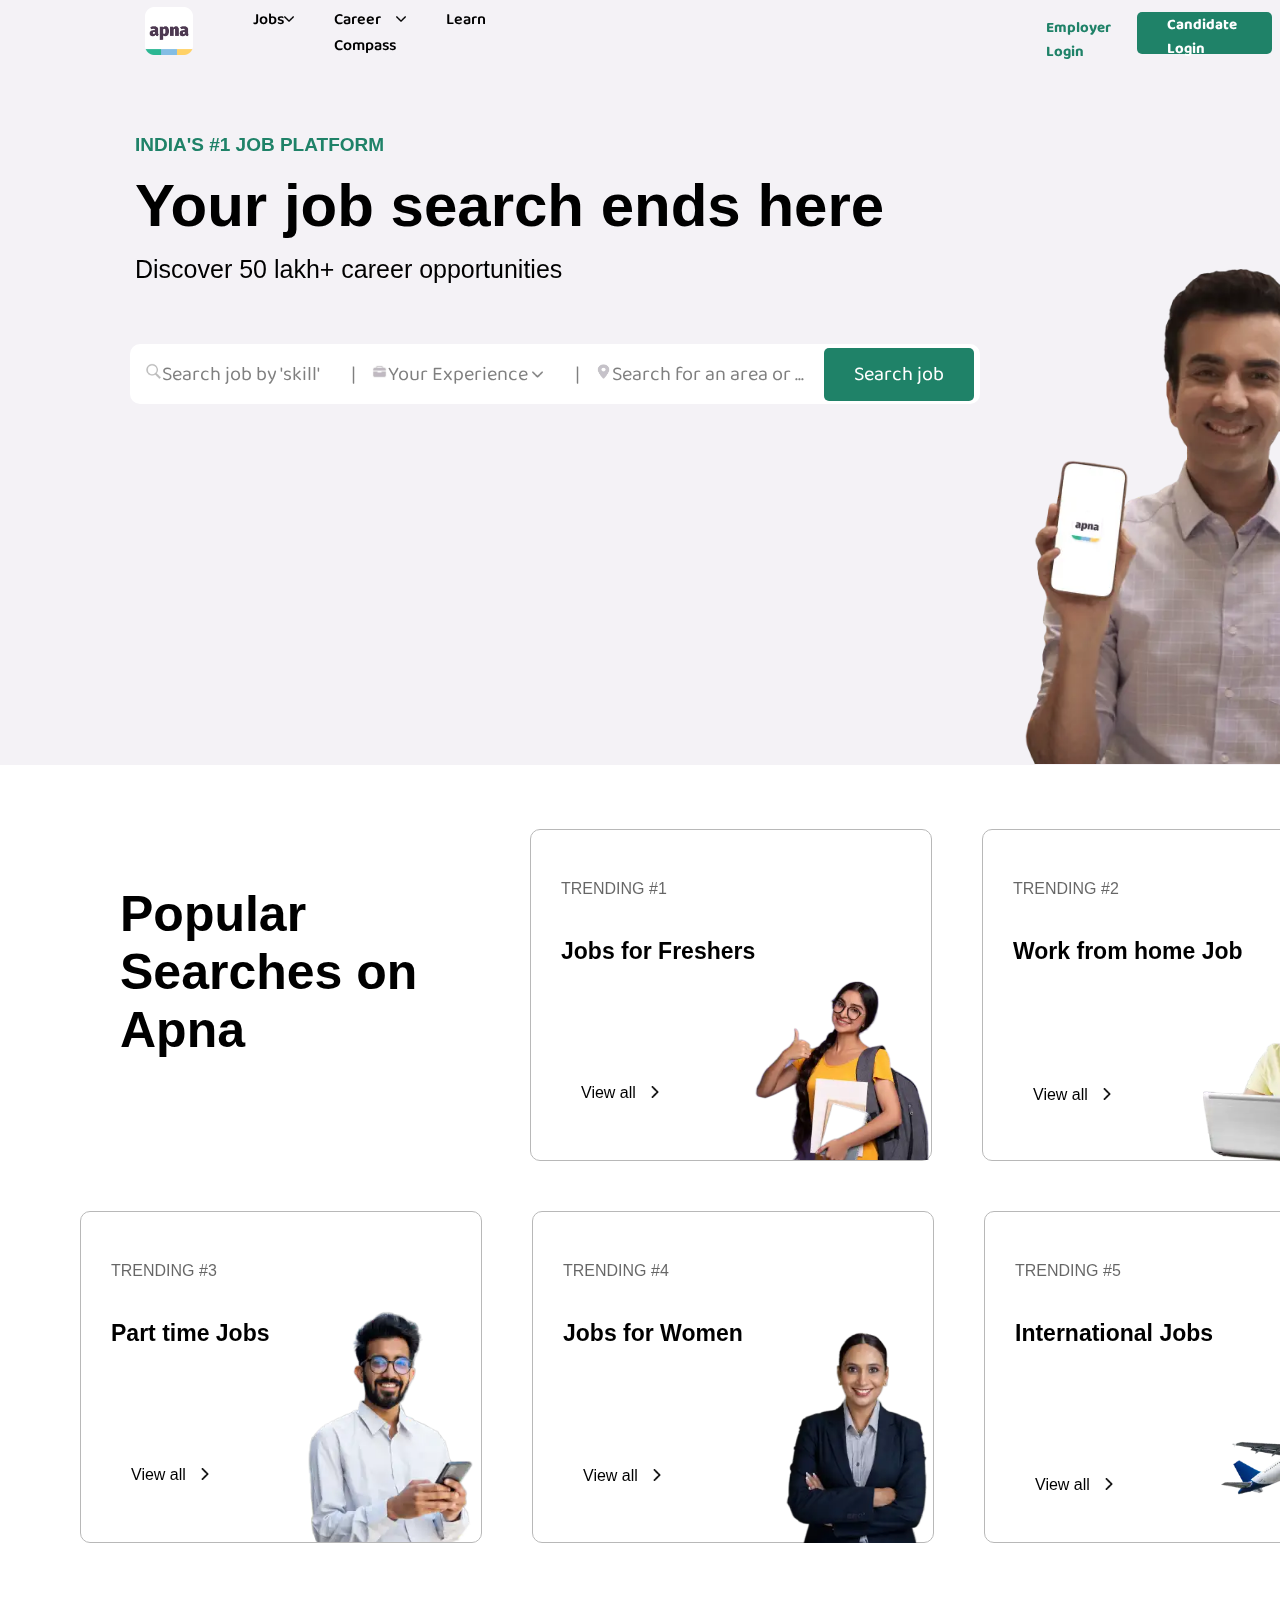
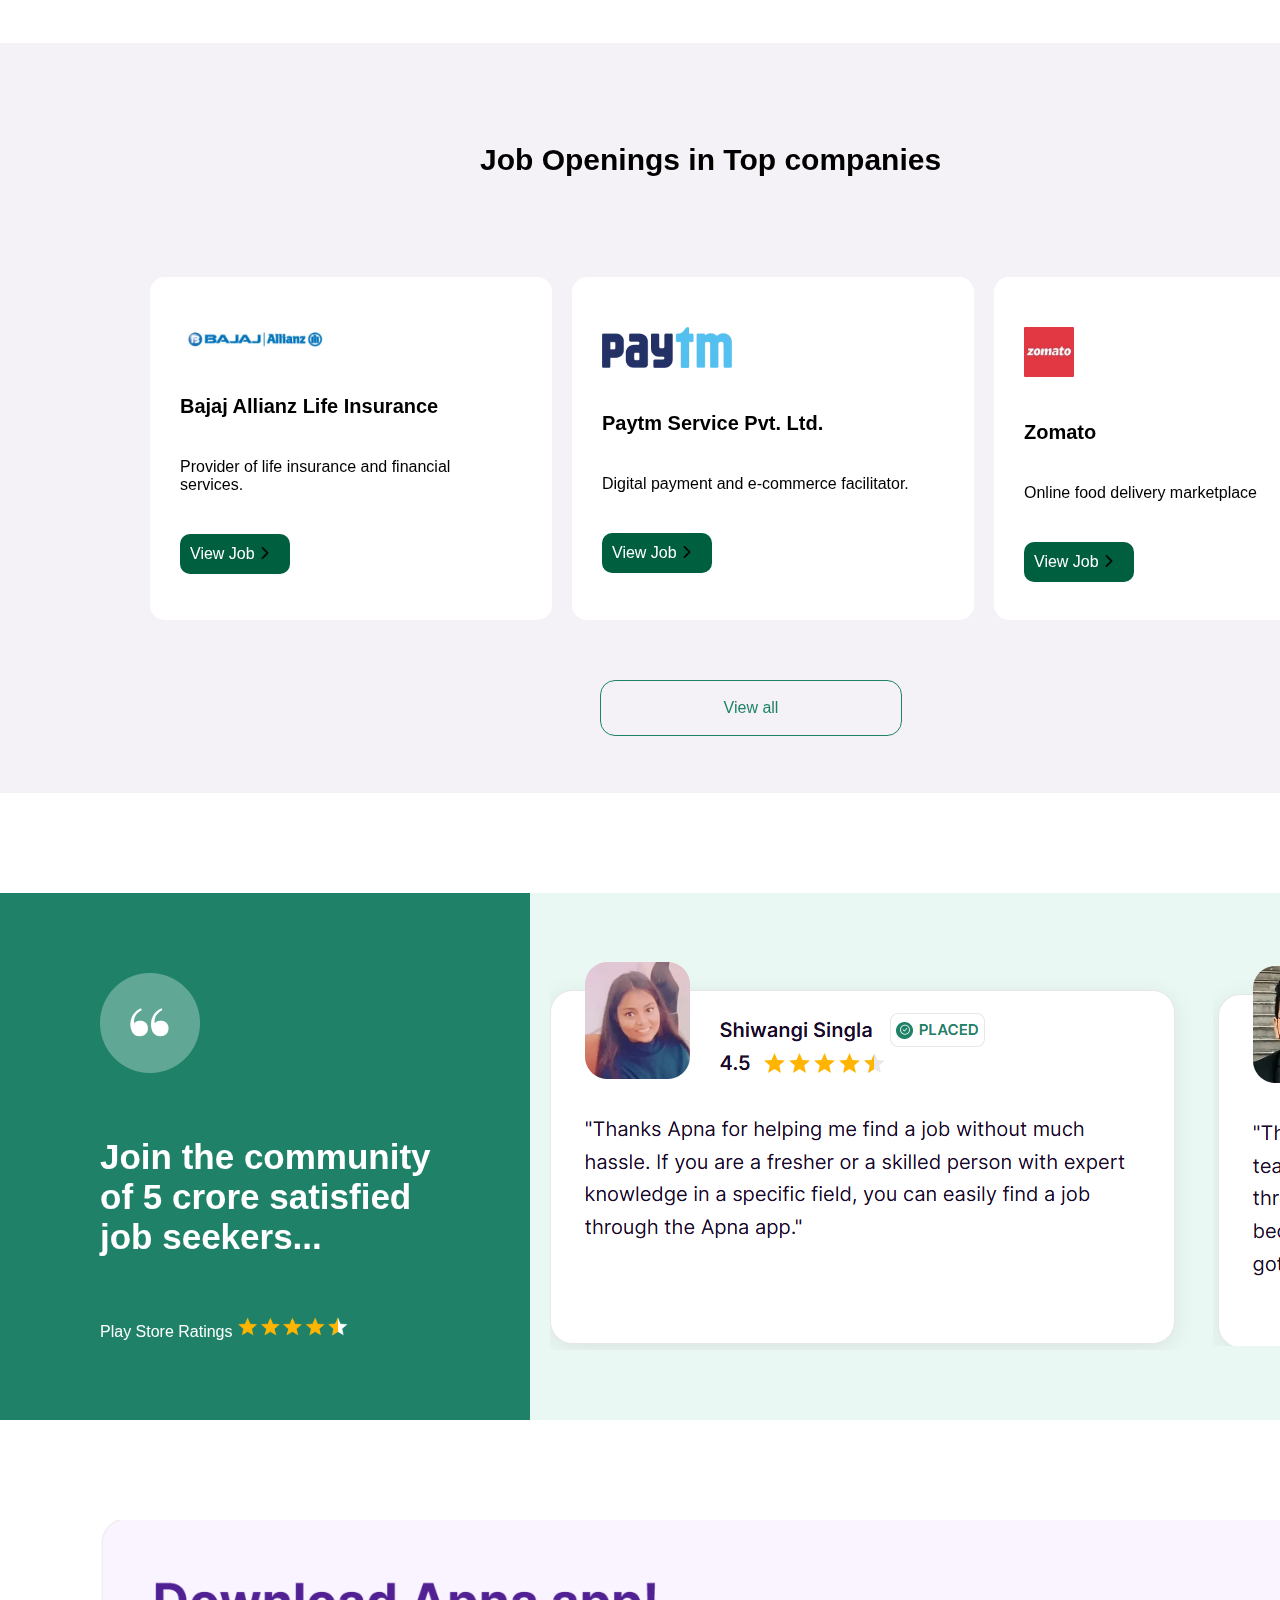
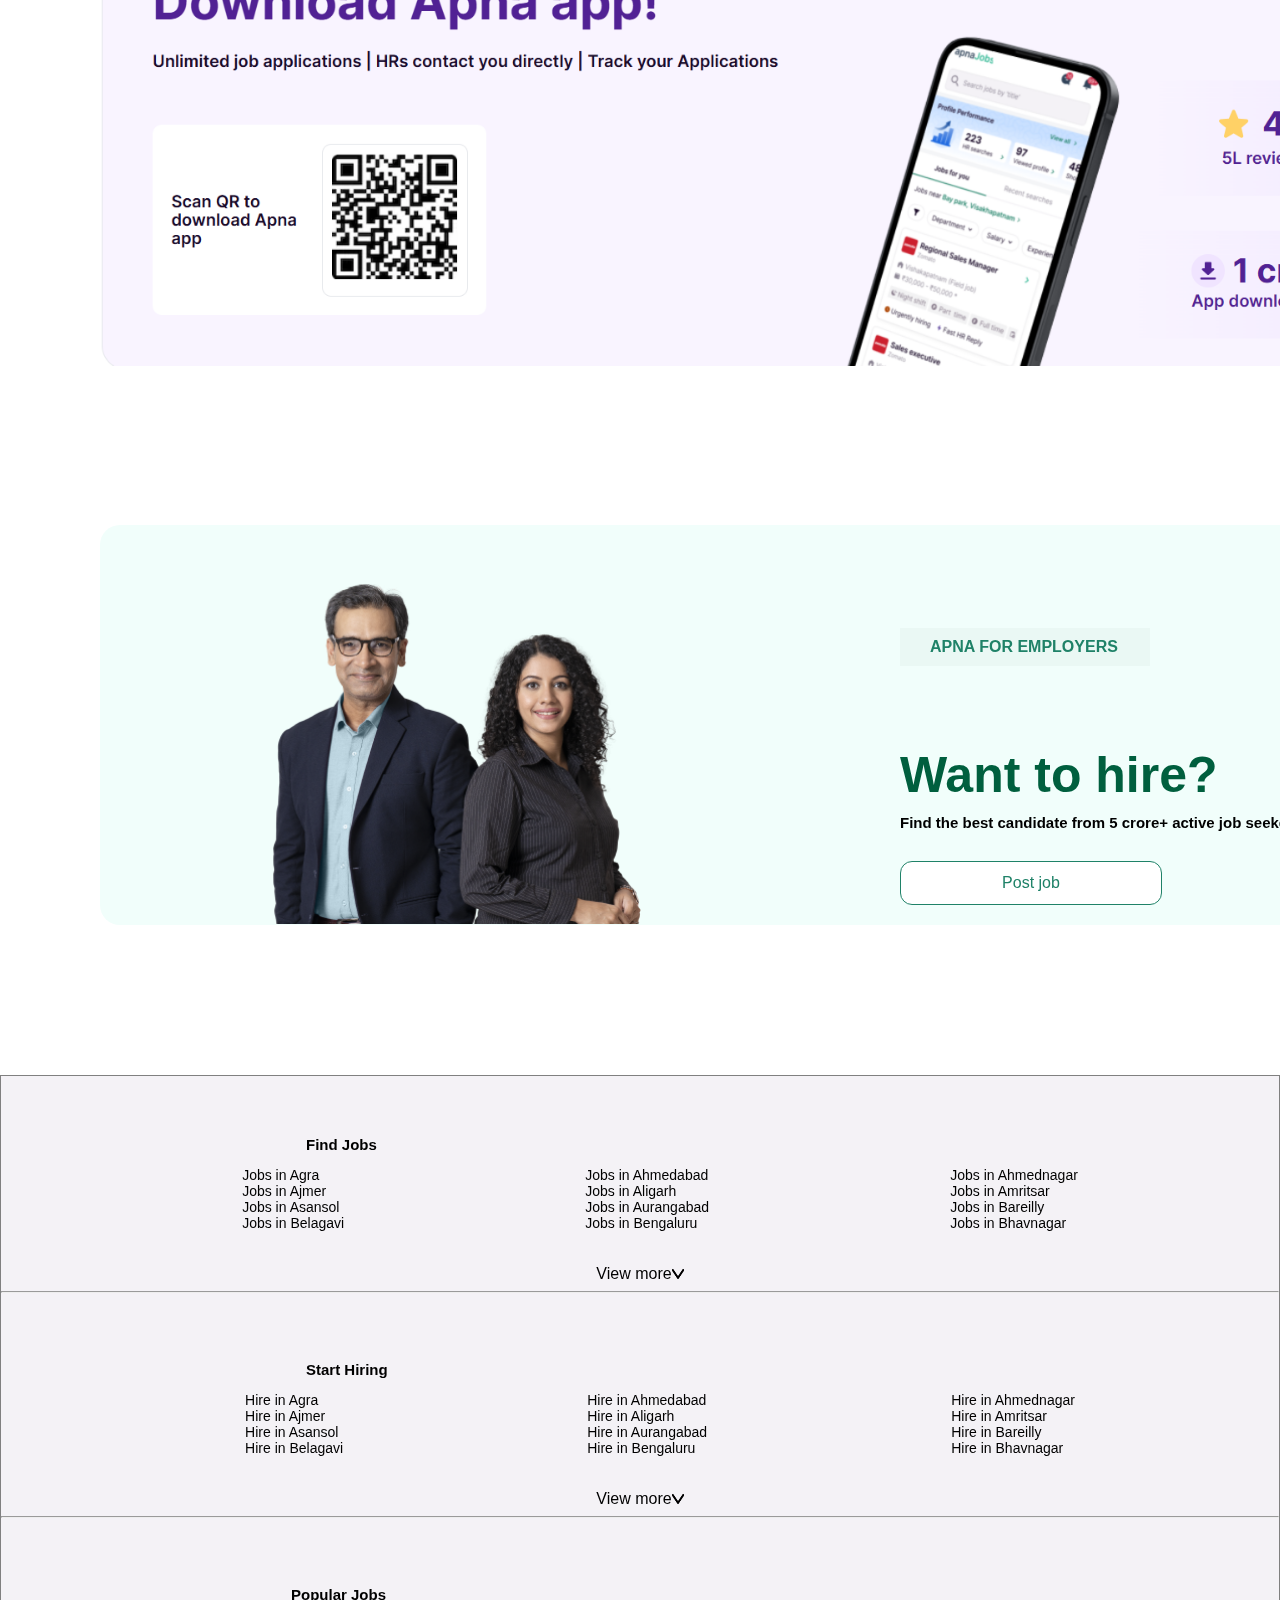
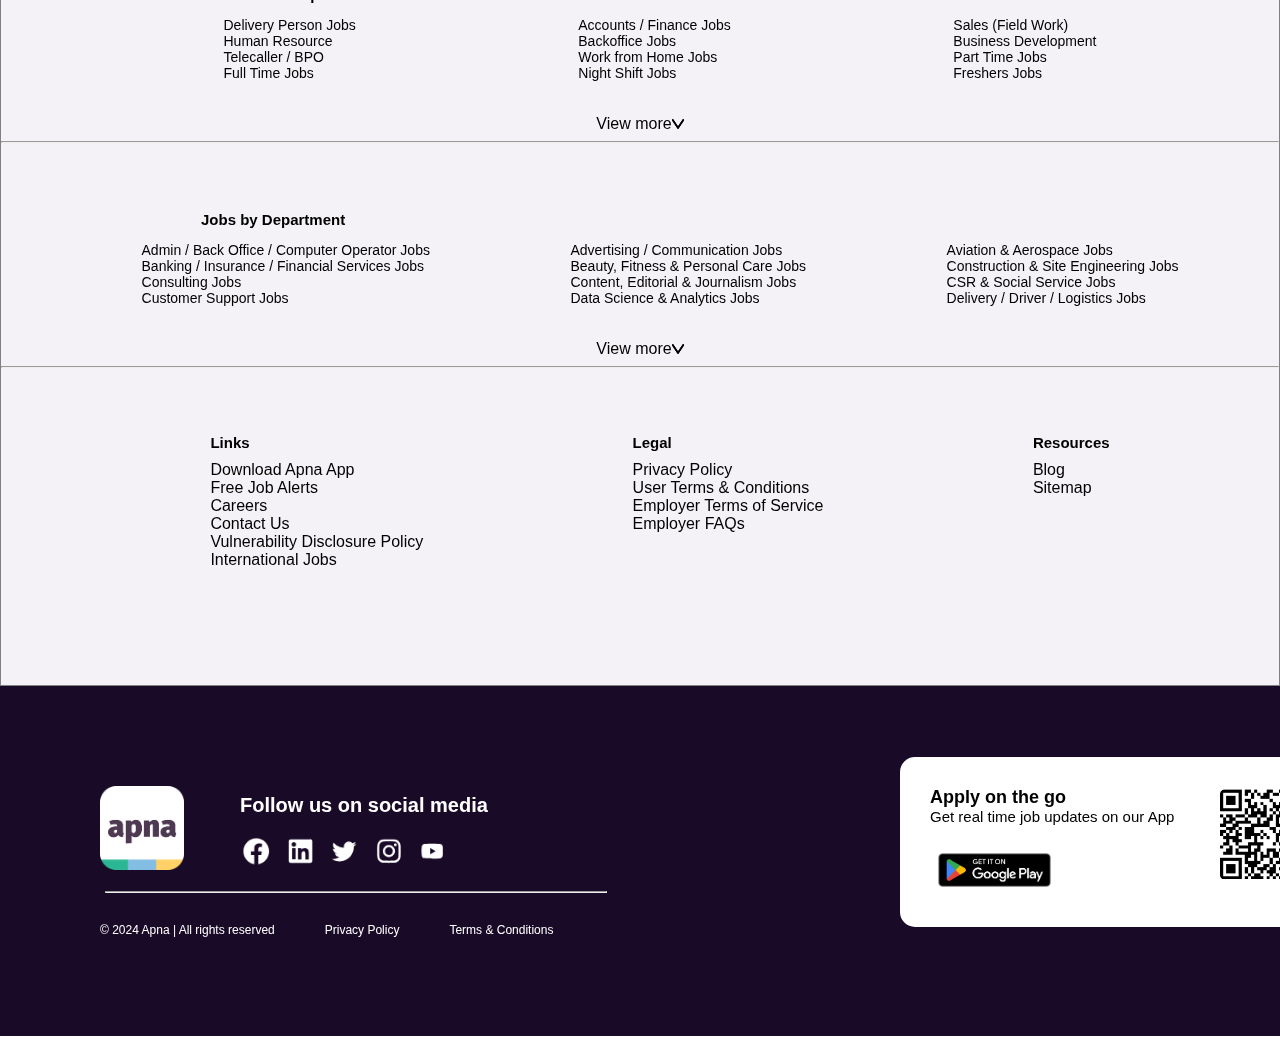
<file: index.html>
<!DOCTYPE html>
<html lang="en">

<head>
    <meta charset="UTF-8">
    <meta name="viewport" content="width=device-width, initial-scale=1.0">
    <title>apna</title>
    <link rel="preconnect" href="https://fonts.googleapis.com">
    <link rel="preconnect" href="https://fonts.gstatic.com" crossorigin>
    <link href="https://fonts.googleapis.com/css2?family=Baloo+Bhai+2:wght@400..800&display=swap" rel="stylesheet">
    <link rel="stylesheet" href="style.css">
</head>

<body>
    <div class="frontpage">
        <div class="main">
            <div class="logo"><img src="./img/apna.png" alt="" width="48px"></div>
            <div class="nevoption">
                <div class="Jobs">Jobs
                    <div><img src="./img/arrow-down-sign-to-navigate.png" alt="" width="10px"></div>
                </div>
                <div class="career">Career Compass
                    <div><img src="./img/arrow-down-sign-to-navigate.png" alt="" width="10px"></div>
                </div>
                <div class="learn">Learn</div>
            </div>
            <div class="loginbar">
                <div class="Employer">Employer Login</div>
                <div class="Candidate">Candidate Login</div>
            </div>
        </div>
        <div class="info">
            <div class="rank">INDIA'S #1 JOB PLATFORM</div>
            <div class="heading">Your job search ends here</div>
            <div class="opportunities">Discover 50 lakh+ career opportunities</div>
        </div>

        <div class="search">
            <div class="skill"><img src="./img/icons8-search-50.png" alt="" width="17px" height="17px"
                    style="margin-top: 5px;">
                <div>Search job by 'skill'
                    &nbsp;&nbsp;&nbsp;&nbsp;&nbsp;&nbsp; |</div>
            </div>
            <div class="Experience"><img src="./img/Experience_xxhdpi.png" alt="" width="17px" height="17px"
                    style="margin-top: 5px;">
                <div>Your Experience <img src="./img/arrow-down-sign-to-navigate.png" alt="" width="11px">
                    &nbsp;&nbsp;&nbsp;&nbsp;&nbsp;&nbsp; |</div>
            </div>
            <div class="location"><img src="./img/Location_icon.png" alt="" width="17px">Search for an area or ...</div>
            <div class="button">Search job</div>
        </div>
        <div class="peopleimg"><img src="./img/people.png" alt="" height="500px"></div>
    </div>
    <div class="boxs">
        <div class="frontfont">Popular <br> Searches on <br> Apna</div>
        <div class="flex1">
            <div class="fresher">
                <div class="rank1">TRENDING #1</div>
                <div class="jobtype">Jobs for Freshers</div>
                <div class="fresherimg"><img src="./img/fresher.png" alt="" width="180px"></div>
                <div class="vieworenge">View all &nbsp;&nbsp;<img src="./img/right-side-arrow.png" alt="" width="12px">
                </div>
            </div>
            <div class="home">
                <div class="rank2">TRENDING #2</div>
                <div class="jobtype">Work from home Job</div>
                <div class="workhomeimg"><img src="./img/work from home.png" alt="" width="180px"></div>
                <div class="viewblue">View all &nbsp;&nbsp;<img src="./img/right-side-arrow.png" alt="" width="12px">
                </div>
            </div>
        </div>
    </div>
    <div class="flex2">
        <div class="parttime">
            <div class="rank3">TRENDING #3</div>
            <div class="jobtype">Part time Jobs</div>
            <div class="parttimeimg"><img src="./img/men.png" alt="" width="180px"></div>
            <div class="viewred">View all &nbsp;&nbsp;<img src="./img/right-side-arrow.png" alt="" width="12px">
            </div>
        </div>
        <div class="women">
            <div class="rank4">TRENDING #4</div>
            <div class="jobtype">Jobs for Women</div>
            <div class="womenimg"><img src="./img/women.png" alt="" width="150px"></div>
            <div class="viewgreen">View all &nbsp;&nbsp;<img src="./img/right-side-arrow.png" alt="" width="12px">
            </div>
        </div>
        <div class="international">
            <div class="rank5">TRENDING #5</div>
            <div class="jobtype">International Jobs</div>
            <div class="internationalimg"><img src="./img/airoplane.png" alt="" width="180px"></div>
            <div class="viewlightblue">View all &nbsp;&nbsp;<img src="./img/right-side-arrow.png" alt="" width="12px">
            </div>
        </div>
    </div>
    <div class="block">
        <div class="title">Job Openings in Top companies</div>
        <div class="blockflex">
        <div class="flex3">
            <div class="scrollin1">
                <div class="img-1"><img src="./img/BAJAJ.png" alt="" width="150px" ></div>
                <div class="compony-1">Bajaj Allianz Life Insurance</div>
                <div class="meta-1">Provider of life insurance and financial <br> services.</div>
                <div class="view-job">View Job <img src="./img/right-side-arrow.png" alt="" width="12px"></div>
            </div>
        </div>
        <div class="flex3">
            <div class="scrollin1">
                <div class="img-1"><img src="./img/PAYTM.png" alt="" width="130px" ></div>
                <div class="compony-1">Paytm Service Pvt. Ltd.</div>
                <div class="meta-1">Digital payment and e-commerce facilitator.</div>
                <div class="view-job">View Job <img src="./img/right-side-arrow.png" alt="" width="12px"></div>
            </div>
        </div>
        <div class="flex3">
            <div class="scrollin1">
                <div class="img-1"><img src="./img/ZOMATO.png" alt="" width="50px" ></div>
                <div class="compony-1">Zomato</div>
                <div class="meta-1">Online food delivery marketplace</div>
                <div class="view-job">View Job <img src="./img/right-side-arrow.png" alt="" width="12px"></div>
            </div>
        </div>
        <div class="flex3">
            <div class="scrollin1">
                <div class="img-1"><img src="./img/SWEEGY.png" alt="" width="35px" ></div>
                <div class="compony-1">Swiggy</div>
                <div class="meta-1">Food delivery and online ordering platform.</div>
                <div class="view-job">View Job <img src="./img/right-side-arrow.png" alt="" width="12px"></div>
            </div>
        </div>
        <div class="flex3">
            <div class="scrollin1">
                <div class="img-1"><img src="./img/KOTAK.png" alt="" width="40px" ></div>
                <div class="compony-1">Kotak Life Insurance</div>
                <div class="meta-1">Life insurance and financial services <br> company.</div>
                <div class="view-job">View Job <img src="./img/right-side-arrow.png" alt="" width="12px"></div>
            </div>
        </div>
        <div class="flex3">
            <div class="scrollin1">
                <div class="img-1"><img src="./img/BAJAJ.png" alt="" width="150px" ></div>
                <div class="compony-1">Bajaj Allianz Life Insurance</div>
                <div class="meta-1">Provider of life insurance and financial <br> services.</div>
                <div class="view-job">View Job <img src="./img/right-side-arrow.png" alt="" width="12px"></div>
            </div>
        </div>
        <div class="flex3">
            <div class="scrollin1">
                <div class="img-1"><img src="./img/BAJAJ.png" alt="" width="150px" ></div>
                <div class="compony-1">Bajaj Allianz Life Insurance</div>
                <div class="meta-1">Provider of life insurance and financial <br> services.</div>
                <div class="view-job">View Job <img src="./img/right-side-arrow.png" alt="" width="12px"></div>
            </div>
        </div>
    </div>
        <div class="viewall">View all</div>
    </div>
    <div class="green_doublecote">
        <div class="quote"><img src="./img/inverted-quote.png" alt=""></div>
        <div class="quote_txt">Join the community<br>of 5 crore satisfied<br>job seekers...</div>
        <div class="rating">Play Store Ratings <img src="./img/stars.png" alt="" height="20px"></div>
    </div>
    <div class="lightgreen">
        <div class="people1"><img src="./img/people1.png" alt=""></div>
        <div class="people1"><img src="./img/people2.png" alt=""></div>
        <div class="people1"><img src="./img/people3.png" alt=""></div>
        <div class="people1"><img src="./img/people4.png" alt=""></div>
        <!-- <div class="peoplereviwe">
                <div class="reviewerpeople"><img src="./img/people1img.png" alt="" width="90px" ></div>
                <div class="reviewername">Shiwangi Singla</div>
                <div class="reviewerrating">4.5 <img src="./img/whitestare.png" alt="" height="16px"></div>
                <div class="reviewermeta">"Thanks Apna for helping me find a job without much<br>hassle. If you are a fresher or a skilled person with expert<br>knowledge in a specific field, you can easily find a job<br>through the Apna app."</div>
            </div>
            <div class="peoplereviwe">
                <div class="reviewerpeople"><img src="./img/people2img.png" alt="" width="90px" ></div>
                <div class="reviewername">Shiwangi Singla</div>
                <div class="reviewerrating">4.5 <img src="./img/whitestare.png" alt="" height="16px"></div>
                <div class="reviewermeta">"Thanks Apna for helping me find a job without much<br>hassle. If you are a fresher or a skilled person with expert<br>knowledge in a specific field, you can easily find a job<br>through the Apna app."</div>
            </div>
            <div class="peoplereviwe">
                <div class="reviewerpeople"><img src="./img/people3img.png" alt="" width="90px" ></div>
                <div class="reviewername">Shiwangi Singla</div>
                <div class="reviewerrating">4.5 <img src="./img/whitestare.png" alt="" height="16px"></div>
                <div class="reviewermeta">"Thanks Apna for helping me find a job without much<br>hassle. If you are a fresher or a skilled person with expert<br>knowledge in a specific field, you can easily find a job<br>through the Apna app."</div>
            </div>
            <div class="peoplereviwe">
                <div class="reviewerpeople"><img src="./img/people4img.png" alt="" width="90px" ></div>
                <div class="reviewername">Shiwangi Singla</div>
                <div class="reviewerrating">4.5 <img src="./img/whitestare.png" alt="" height="16px"></div>
                <div class="reviewermeta">"Thanks Apna for helping me find a job without much<br>hassle. If you are a fresher or a skilled person with expert<br>knowledge in a specific field, you can easily find a job<br>through the Apna app."</div>
            </div> -->
    </div>
    <div>
        <div class="appimg"><img src="./img/Screenshot 2024-11-05 120941.png" alt="" width="1300px"></div>
    </div>
    <div class="apna_job">
        <div class="apna_people"><img src="./img/two-people.png" alt="" width="400px"></div>
        <div class="apna_click">APNA FOR EMPLOYERS</div>
        <div class="apna_heading">Want to hire?</div>
        <div class="apna_meta">Find the best candidate from 5 crore+ active job seekers!</div>
        <div class="post_job">Post job</div>
    </div>
    <div class="footer">
        <div class="footer1tital">Find Jobs</div>
        <div class="footer1">
            <ul class="list1">
                <li>Jobs in Agra</li>
                <li>Jobs in Ajmer</li>
                <li>Jobs in Asansol</li>
                <li>Jobs in Belagavi</li>
            </ul>
            <ul class="list1">
                <li>Jobs in Ahmedabad</li>
                <li>Jobs in Aligarh</li>
                <li>Jobs in Aurangabad</li>
                <li>Jobs in Bengaluru</li>
            </ul>
            <ul class="list1">
                <li>Jobs in Ahmednagar</li>
                <li>Jobs in Amritsar</li>
                <li>Jobs in Bareilly</li>
                <li>Jobs in Bhavnagar</li>
            </ul>
        </div>
        <div class="Viewmore">View more <img src="./img/arrow-down-sign-to-navigate.png" alt=""  width="12px"></div>
        <hr>
        <div class="footer1tital">Start Hiring</div>
        <div class="footer1">
            <ul class="list1">
                <li>Hire in Agra</li>
                <li>Hire in Ajmer</li>
                <li>Hire in Asansol</li>
                <li>Hire in Belagavi</li>
            </ul>
            <ul class="list1">
                <li>Hire in Ahmedabad</li>
                <li>Hire in Aligarh</li>
                <li>Hire in Aurangabad</li>
                <li>Hire in Bengaluru</li>
            </ul>
            <ul class="list1">
                <li>Hire in Ahmednagar</li>
                <li>Hire in Amritsar</li>
                <li>Hire in Bareilly</li>
                <li>Hire in Bhavnagar</li>
            </ul>
        </div>
        <div class="Viewmore">View more <img src="./img/arrow-down-sign-to-navigate.png" alt=""  width="12px"></div>
        <hr>
        <div class="footer3tital">Popular Jobs</div>
        <div class="footer1">
            <ul class="list1">
                <li>Delivery Person Jobs</li>
                <li>Human Resource</li>
                <li>Telecaller / BPO</li>
                <li>Full Time Jobs</li>
            </ul>
            <ul class="list1">
                <li>Accounts / Finance Jobs</li>
                <li>Backoffice Jobs</li>
                <li>Work from Home Jobs</li>
                <li>Night Shift Jobs</li>
            </ul>
            <ul class="list1">
                <li>Sales (Field Work)</li>
                <li>Business Development</li>
                <li>Part Time Jobs</li>
                <li>Freshers Jobs</li>
            </ul>
        </div>
        <div class="Viewmore">View more <img src="./img/arrow-down-sign-to-navigate.png" alt=""  width="12px"></div>
        <hr>
        <div class="footer4tital">Jobs by Department</div>
        <div class="footer1">
            <ul class="list1">
                <li>Admin / Back Office / Computer Operator Jobs</li>
                <li>Banking / Insurance / Financial Services Jobs</li>
                <li>Consulting Jobs</li>
                <li>Customer Support Jobs</li>
            </ul>
            <ul class="list1">
                <li>Advertising / Communication Jobs</li>
                <li>Beauty, Fitness & Personal Care Jobs</li>
                <li>Content, Editorial & Journalism Jobs</li>
                <li>Data Science & Analytics Jobs</li>
            </ul>
            <ul class="list1">
                <li>Aviation & Aerospace Jobs</li>
                <li>Construction & Site Engineering Jobs</li>
                <li>CSR & Social Service Jobs</li>
                <li>Delivery / Driver / Logistics Jobs</li>
            </ul>
        </div>
        <div class="Viewmore">View more <img src="./img/arrow-down-sign-to-navigate.png" alt=""  width="12px"></div>
        <hr>
        <div class="footer5">
            <ul class="list5">
                <li class="list5heading">Links</li>
                <li>Download Apna App</li>
                <li>Free Job Alerts</li>
                <li>Careers</li>
                <li>Contact Us</li>
                <li>Vulnerability Disclosure Policy</li>
                <li>International Jobs</li>
            </ul>
            <ul class="list5">
                <li class="list5heading">Legal</li>
                <li>Privacy Policy</li>
                <li>User Terms & Conditions</li>
                <li>Employer Terms of Service</li>
                <li>Employer FAQs</li>
            </ul>
            <ul class="list5">
                <li class="list5heading">Resources</li>
                <li>Blog</li>
                <li>Sitemap</li>
            </ul>
        </div>
    </div>
    <div class="lastfooter">
        <div class="footerlogo"><img src="./img/apna.png" alt="" width="84px"></div>
        <div class="socialtxt">Follow us on social media</div>
        <div class="socialphoto"><img src="./img/social_midia.png" alt="" height="30px"></div>
        <hr class="footerline">
        <div class="footerflex">
            <div class="lastfootertxt">© 2024 Apna | All rights reserved</div>
            <div class="lastfootertxt2">Privacy Policy</div>
            <div class="lastfootertxt3">Terms & Conditions</div>
        </div>
        <div class="footerwhite">
            <div class="whitetxt">Apply on the go</div>
            <div class="whitesmalltxt">Get real time job updates on our App</div>
            <div class="whiteappstorelogo"><img src="./img/en_badge_web_generic.png" alt="" height="50px"></div>
            <div class="whiteqr"><img src="./img/app-qr.png" alt="" width="90px"></div>
        </div>
    </div>
</body>

</html>
</file>
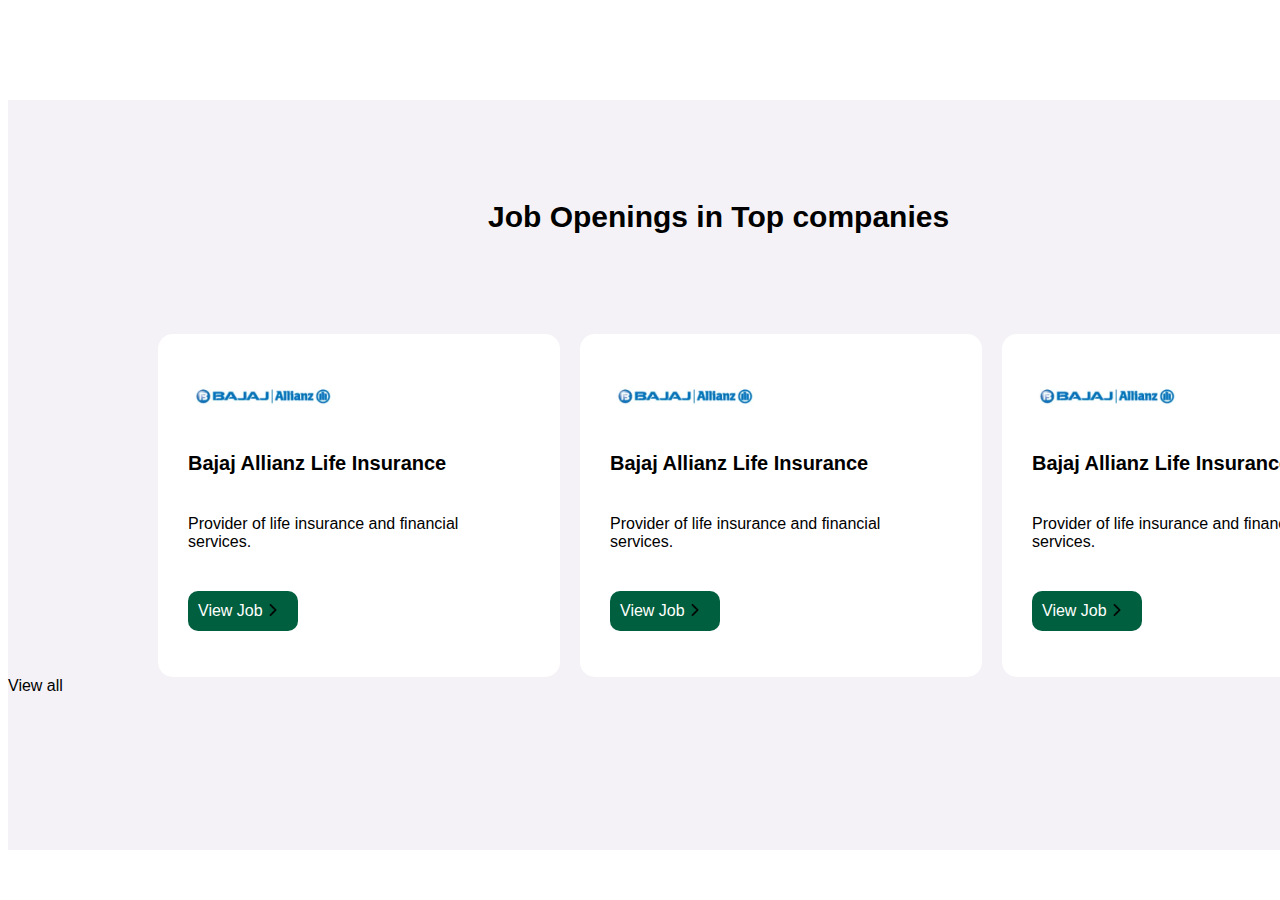
<file: test.html>
<!DOCTYPE html>
<html lang="en">
<head>
    <meta charset="UTF-8">
    <meta name="viewport" content="width=device-width, initial-scale=1.0">
    <title>Document</title>
    <style>
        body{
            width: 100vw;
            overflow-x: hidden;
        }
        .block {
    background-color: #F4F2F6;
    font-family: sans-serif;
    margin-top: 100px;
    height: 750px;
}

.title {
    font-size: 30px;
    font-weight: 800;
    margin-left: 480px;
    padding-top: 100px;
    padding-bottom: 100px;
}
.flex3{
    display: flex;
}
.scrollin1{
    margin-left: 150px;
    width: 402px;
    height: 343px;
    background-color: white;
    border-radius: 15px;
}
.scrollin2{
    margin-left: 20px;
    width: 402px;
    height: 343px;
    background-color: white;
    border-radius: 15px;
}
.scrollin3{
    margin-left: 20px;
    width: 402px;
    height: 343px;
    background-color: white;
    border-radius: 15px;
}
.scrollin4{
    margin-left: 20px;
    width: 402px;
    height: 343px;
    background-color: white;
    border-radius: 15px;
}
.img-1{
    padding-top: 50px;
    padding-left: 30px;
}

.compony-1{
    font-size: 20px;
    font-weight: 700;
    margin-left: 30px;
    padding-top: 40px;
    padding-bottom: 30px;
}
.meta-1{
    font-size: 16px;
    margin-left: 30px;
    padding-top: 10px;
    padding-bottom: 30px;
}
.view-job{
    color: white;
    background-color: #005F3E;
    width: 100px;
    height: 40px;
    align-content: center;
    border-radius: 10px;
    padding-left: 10px;
    margin-left: 30px;
    margin-top: 10px;
}
.flex{
    display: flex;
}

    </style>
</head>
<body>
    <div class="block">
        <div class="title">Job Openings in Top companies</div>
        <div class="flex">
        <div class="flex3">
            <div class="scrollin1">
                <div class="img-1"><img src="./img/BAJAJ.png" alt="" width="150px" ></div>
                <div class="compony-1">Bajaj Allianz Life Insurance</div>
                <div class="meta-1">Provider of life insurance and financial <br> services.</div>
                <div class="view-job">View Job <img src="./img/right-side-arrow.png" alt="" width="12px"></div>
            </div>
            
        </div>
        <div class="flex3">
            <div class="scrollin2">
                <div class="img-1"><img src="./img/BAJAJ.png" alt="" width="150px" ></div>
                <div class="compony-1">Bajaj Allianz Life Insurance</div>
                <div class="meta-1">Provider of life insurance and financial <br> services.</div>
                <div class="view-job">View Job <img src="./img/right-side-arrow.png" alt="" width="12px"></div>
            </div>
            
        </div>
        <div class="flex3">
            <div class="scrollin3">
                <div class="img-1"><img src="./img/BAJAJ.png" alt="" width="150px" ></div>
                <div class="compony-1">Bajaj Allianz Life Insurance</div>
                <div class="meta-1">Provider of life insurance and financial <br> services.</div>
                <div class="view-job">View Job <img src="./img/right-side-arrow.png" alt="" width="12px"></div>
            </div>
            
        </div>
        <div class="flex3">
            <div class="scrollin4">
                <div class="img-1"><img src="./img/BAJAJ.png" alt="" width="150px" ></div>
                <div class="compony-1">Bajaj Allianz Life Insurance</div>
                <div class="meta-1">Provider of life insurance and financial <br> services.</div>
                <div class="view-job">View Job <img src="./img/right-side-arrow.png" alt="" width="12px"></div>
            </div>
            
        </div>
    </div>
        <div class="viewall">View all</div>
    </div>
</body>
</html>
</file>
<file: style.css>
body {
    width: 100vw;
    font-family: "Baloo Bhai 2", serif;
    font-feature-settings: "kern", "liga", "clig", "calt";
    margin-left: -1px;
    overflow-x: hidden;
    margin: 0%;
    padding: 0%;
}

.frontpage {
    background-color: #F4F2F6;
    height: 773px;
}

.main {
    align-items: center;
    display: flex;
    margin-top: -8px;
    margin-left: -8px;
    height: 82px;
    background-color: #F4F2F6;
    width: 100%;
}

.logo {
    margin-left: 153px;
    margin-top: 5px;
}

.nevoption {
    display: flex;
    font-size: 16px;
    font-weight: 580;
    margin-left: 60px;
}

.Jobs {
    display: flex;
}

.career {
    display: flex;
    margin-left: 40px;
}

.learn {
    margin-left: 40px;
}

.loginbar {
    display: flex;
    font-size: 15px;
    font-weight: bold;
    align-items: center;
    margin-left: 540px;
}

.Employer {
    color: #1F8268;
    background-color: #F4F2F6;
    padding-left: 20px;
    padding-right: 20px;
    height: 35px;
    align-content: center;
}

.Candidate {
    background-color: #1F8268;
    color: white;
    height: 40px;
    align-content: center;
    padding-left: 30px;
    padding-right: 30px;
    padding-top: 1px;
    padding-bottom: 1px;
    border-radius: 5px;
}

.Candidate:hover {
    background-color: white;
    color: #1F8268;
    padding-left: 25px;
    padding-right: 25px;
    border: 2px solid #1F8268;
    border-radius: 5px;
}

.info {
    margin-top: 60px;
    margin-left: 135px;

}

.rank {
    color: #1F8268;
    font-size: 19px;
    font-family: sans-serif;
    font-weight: 600;
    margin-bottom: 15px;
}

.heading {
    font-size: 60px;
    font-weight: 700;
    font-family: sans-serif;
    margin-top: 15px;
    margin-bottom: 15px;
}

.opportunities {
    font-family: sans-serif;
    font-size: 25px;
}

.search {
    display: flex;
    background-color: white;
    align-items: center;
    height: 50px;
    margin-left: 130px;
    border-radius: 10px;
    width: 850px;
    height: 60px;
    font-size: 20px;
    margin-top: 60px;
}

.skill {
    margin-left: 15px;
    display: flex;
    opacity: 0.5;
}

.Experience {
    margin-left: 15px;
    display: flex;
    opacity: 0.5;
}

.location {
    margin-left: 15px;
    opacity: 0.5;
}

.button {
    background-color: #1F8268;
    color: white;
    padding-left: 30px;
    padding-right: 30px;
    padding-top: 10px;
    padding-bottom: 10px;
    border-radius: 5px;
    margin-left: 20px;
}

.button:hover {
    background-color: white;
    color: #1F8268;
    padding-left: 30px;
    padding-right: 30px;
    padding-top: 10px;
    padding-bottom: 10px;
    border-radius: 5px;
    margin-left: 20px;
    border: 2px solid #1F8268;
}

.peopleimg {
    margin-left: 1010px;
    margin-top: -140px;
}

.frontfont {
    font-family: sans-serif;
    font-size: 50px;
    font-weight: 700;
    margin-left: 120px;
    margin-top: 120px;
}

.fresher {
    border: 1px solid rgb(184, 184, 184);
    width: 400px;
    height: 330px;
    border-radius: 10px;
    font-family: sans-serif;
}

.home {
    border: 1px solid rgb(184, 184, 184);
    width: 400px;
    height: 330px;
    border-radius: 10px;
    font-family: sans-serif;
    margin-left: 50px;
}

.parttime {
    border: 1px solid rgb(184, 184, 184);
    width: 400px;
    height: 330px;
    border-radius: 10px;
    font-family: sans-serif;
}

.women {
    border: 1px solid rgb(184, 184, 184);
    width: 400px;
    height: 330px;
    border-radius: 10px;
    font-family: sans-serif;
    margin-left: 50px;
}

.international {
    border: 1px solid rgb(184, 184, 184);
    width: 400px;
    height: 330px;
    border-radius: 10px;
    font-family: sans-serif;
    margin-left: 50px;
}

.rank1 {
    opacity: 0.6;
    margin-top: 50px;
    margin-left: 30px;
}

.rank2 {
    opacity: 0.6;
    margin-top: 50px;
    margin-left: 30px;
}

.rank3 {
    opacity: 0.6;
    margin-top: 50px;
    margin-left: 30px;
}

.rank4 {
    opacity: 0.6;
    margin-top: 50px;
    margin-left: 30px;
}

.rank5 {
    opacity: 0.6;
    margin-top: 50px;
    margin-left: 30px;
}

.jobtype {
    font-size: 23px;
    font-weight: 600;
    margin-top: 40px;
    margin-left: 30px;
}

.fresherimg {
    margin-left: 220px;
    margin-top: 14px;
}

.workhomeimg {
    margin-left: 220px;
    margin-top: 3px;
}

.parttimeimg {
    margin-left: 220px;
    margin-top: -37px;
}

.womenimg {
    margin-left: 250px;
    margin-top: -15px;
}

.internationalimg {
    margin-left: 220px;
    margin-top: 40px;
}

.vieworenge {
    margin-top: -80px;
    margin-left: 50px;
}

.viewblue {
    margin-top: -80px;
    margin-left: 50px;
}

.viewred {
    margin-top: -80px;
    margin-left: 50px;
}

.viewgreen {
    margin-top: -80px;
    margin-left: 50px;
}

.viewlightblue {
    margin-top: -80px;
    margin-left: 50px;
}

.flex1 {
    display: flex;
    margin-left: 530px;
    margin-top: -230px;
}

.flex2 {
    display: flex;
    margin-top: 50px;
    margin-left: 80px;
}

.block {
    background-color: #F4F2F6;
    font-family: sans-serif;
    margin-top: 100px;
    height: 750px;
}

.title {
    font-size: 30px;
    font-weight: 800;
    margin-left: 480px;
    padding-top: 100px;
    padding-bottom: 100px;
}
.blockflex{
    display: flex;
    margin-left: 130px;
}
.flex3{
    display: flex;
}
.scrollin1{
    margin-left: 20px;
    width: 402px;
    height: 343px;
    background-color: white;
    border-radius: 15px;
}
.img-1{
    padding-top: 50px;
    padding-left: 30px;
}

.compony-1{
    font-size: 20px;
    font-weight: 700;
    margin-left: 30px;
    padding-top: 40px;
    padding-bottom: 30px;
}
.meta-1{
    font-size: 16px;
    margin-left: 30px;
    padding-top: 10px;
    padding-bottom: 30px;
}
.view-job{
    color: white;
    background-color: #005F3E;
    width: 100px;
    height: 40px;
    align-content: center;
    border-radius: 10px;
    padding-left: 10px;
    margin-left: 30px;
    margin-top: 10px;
}


















.viewall{
    color: #1F8268;
    border: 1px solid #1F8268;
    margin-top: 60px;
    width: 300px;
    height: 36px;
    text-align: center;
    padding-top: 18px;
    border-radius: 15px;
    margin-left: 600px;
    margin-bottom: 20px;
    
 }
.viewall:hover{
    color: white;
    background-color: #1F8268;
    border: 1px solid #1F8268;
    margin-top: 60px;
    width: 300px;
    height: 36px;
    text-align: center;
    padding-top: 18px;
    border-radius: 15px;
    margin-left: 600px;
}
.green_doublecote{
    background-color: #1F8268;
    width: 530px;
    font-family: sans-serif;
    margin-top: 100px;
    height: 527px;
}
.quote{
    padding-top: 80px;
    margin-left: 100px;
}
.quote_txt{
    font-size: 35px;
    color: white;
    margin-left: 100px;
    font-weight: 700;
    margin-top: 60px;
}
.rating{
    font-size: 16px;
    color: white;
    margin-left: 100px;
    margin-top: 60px;
    padding-bottom: 50px;
}
.lightgreen{
    background-color: #EAF8F4;
    display: flex;
    overflow-x: auto;
    height: 527px;
    align-items: center;
    margin-left: 530px;
    justify-content: space-evenly;
    margin-top: -527px;
    font-family: sans-serif;
}
.lightgreen::-webkit-scrollbar{
    width: 0;
}
.people1{
    margin-left: 20px;
}
/* .peoplereviwe{
    background-color: white;
    width: 550px;
    height: 350px;
    border-radius:25px;
}
.reviewerpeople>img{
    border-radius: 20px;
}
.reviewerimg{
    border-radius: 20px;
}
.reviewerpeople{
    margin-left: 50px;
    margin-top: -20px;
}
.reviewername{
    margin-left: 150px;
    font-size: 17px;
    font-weight: 600;
    margin-top: -50px;
}
.reviewerrating{
    margin-left: 150px;
    margin-top: 5px;
    font-weight: 600;
}
.reviewermeta{
    margin-top: 50px;
    margin-left: 50px;
    line-height: 25px;
    font-size: 18px;
} */
.appimg{
    justify-content: center;
    margin-left: 100px;
    margin-top: 100px;
}
.apna_job{
    background-color: #F1FEFB;
    width: 1300px;
    border-radius: 20px;
    margin-left: 100px;
    margin-top: 150px;
    font-family: sans-serif;
    height: 400px;
}
.apna_people{
    margin-left: 150px;
    padding-top: 45px;
}
.apna_click{
    background-color: #EAF8F4;
    width: 200px;
    padding-left: 30px;
    padding-right: 20px;
    padding-top: 10px;
    padding-bottom: 10px;
    margin-left: 800px;
    font-weight: 600;
    color: #1F8268;
    margin-top: -300px;
}
.apna_heading{
    font-size: 50px;
    color: #005F3E;
    font-weight: 700;
    margin-left: 800px;
    margin-top: 80px;
}
.apna_meta{
    font-size: 15px;
    font-weight: 600;
    margin-left: 800px;
    margin-top: 10px;
}
.post_job{
    background-color: white;
    color: #1F8268;
    width: 260px;
    margin-left: 800px;
    display: flex;
    justify-content: center;
    padding-top: 12px;
    padding-bottom: 12px;
    border: 1px solid #1F8268;
    border-radius: 12px;
    margin-top: 30px;
}
.post_job:hover{
    background-color: #005F3E;
    color: white;
    width: 260px;
    margin-left: 800px;
    display: flex;
    justify-content: center;
    padding-top: 12px;
    padding-bottom: 12px;
    border: 1px solid #1F8268;
    border-radius: 12px;
    margin-top: 30px;
}
.footer{
    background-color: #F4F2F6;
    font-family: sans-serif;
    margin-top: 150px;
    border: 1px solid gray;
    padding-bottom: 100px;
}
.footer1tital{
    font-size: 15px;
    font-weight: 700;
    padding-top: 60px;
    margin-left: 305px;
}
.footer3tital{
    font-size: 15px;
    font-weight: 700;
    padding-top: 60px;
    margin-left: 290px;
}
.footer4tital{
    font-size: 15px;
    font-weight: 700;
    padding-top: 60px;
    margin-left: 200px;
}
.list1{
    list-style-type: none;
}
.footer1{
    display: flex;
    justify-content: space-evenly;
    
    font-size: 14px;
}

.Viewmore{
    display: flex;
    justify-content: center;
    margin-top: 20px;
}
.footer5{
    display: flex;
    justify-content: space-evenly;
    margin-top: 50px;
}
.list5{
    list-style-type: none;
}
.list5heading{
    font-size: 15px;
    font-weight: 600;
    padding-bottom: 10px;
}
.lastfooter{
    background-color: #190A28;
    color: white;
    font-family: sans-serif;
    height: 350px;
}
.footerlogo{
    padding-top: 100px;
    margin-left: 100px;
}
.socialtxt{
    font-size: 20px;
    font-weight: 600;
    margin-left: 240px;
    margin-top: -80px;
}
.socialphoto{
    margin-left: 240px;
    margin-top: 20px;
}
.footerline{
    width: 500px;
    margin-left: 105px;
    margin-top: 20px;
    margin-bottom: 20px;
}
.footerflex{
    display: flex;
    font-size: 12px;
    margin-left: 100px;
    margin-top: 30px;
}
.lastfootertxt2{
    margin-left: 50px;
}
.lastfootertxt3{
    margin-left: 50px;
}
.footerwhite{
    background-color: white;
    width: 450px;
    color: black;
    border-radius: 15px;
    margin-left: 900px;
    margin-top: -180px;
    height: 170px;
}
.whitetxt{
    font-size: 18px;
    font-weight: 600;
    padding-top: 30px;
    margin-left: 30px;
}
.whitesmalltxt{
    font-size: 15px;
    margin-left: 30px;
}
.whiteappstorelogo{
    margin-left: 30px;
    margin-top: 20px;
    padding-bottom: 20px;
}
.whiteqr{
    margin-left: 320px;
    margin-top: -130px;
}
</file>
